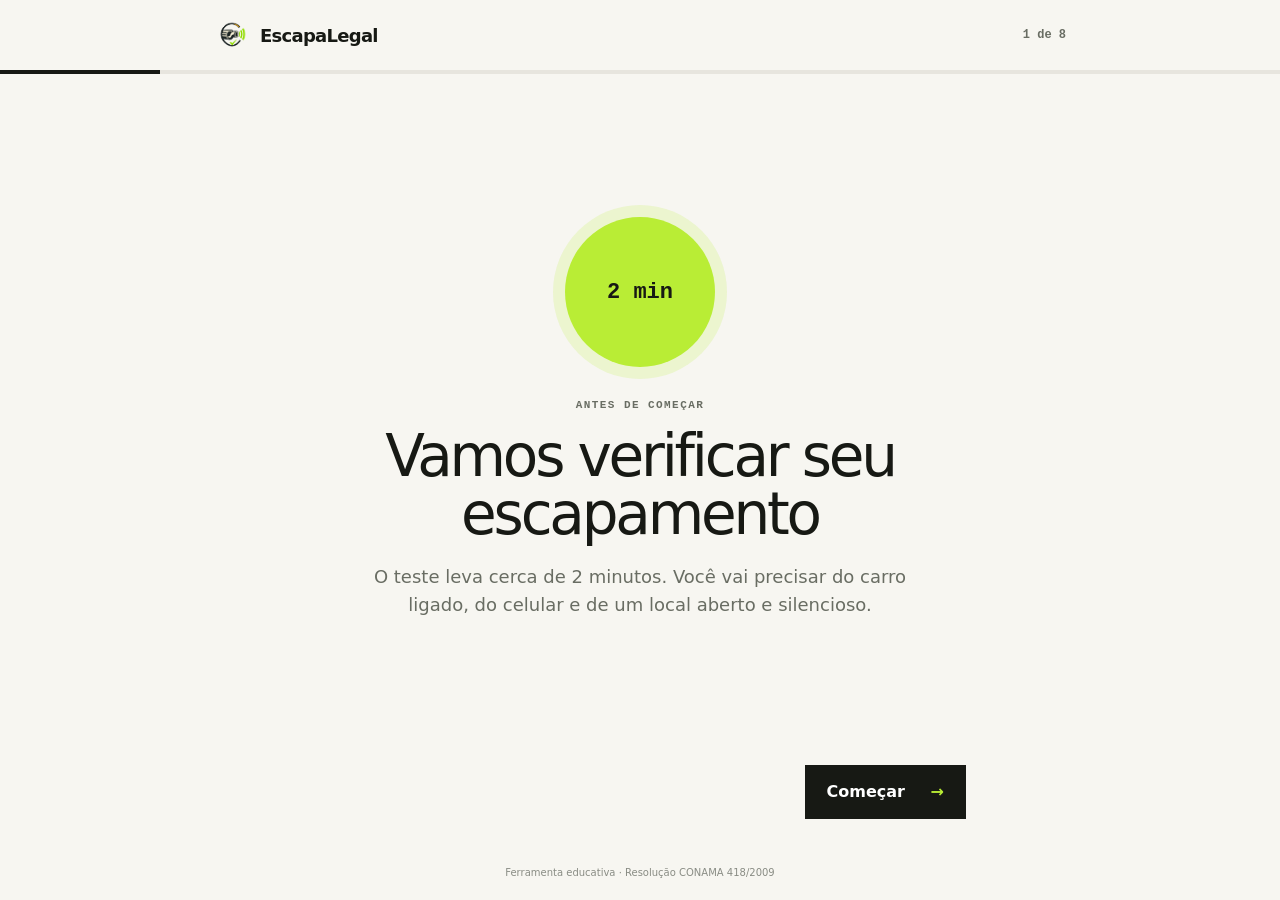
<file: pages-dist/index.html>
<!doctype html><html lang="pt-BR"><head><meta charset="UTF-8"/><meta name="viewport" content="width=device-width,initial-scale=1"/><meta name="theme-color" content="#121411"/><meta name="description" content="Meça o ruído do escapamento pelo celular e compare com referências da legislação brasileira."/><link rel="icon" href="./logo.png"/><title>EscapaLegal — teste orientativo de escapamento</title>  <script type="module" crossorigin src="./assets/index-BxVNrygy.js"></script>
  <link rel="stylesheet" crossorigin href="./assets/index-0QmFH2ib.css">
</head><body><div id="root"></div></body></html>
</file>
<file: pages-dist/assets/index-0QmFH2ib.css>
/*! tailwindcss v4.2.1 | MIT License | https://tailwindcss.com */
@layer properties{@supports (((-webkit-hyphens:none)) and (not (margin-trim:inline))) or ((-moz-orient:inline) and (not (color:rgb(from red r g b)))){*,:before,:after,::backdrop{--tw-shadow:0 0 #0000;--tw-shadow-color:initial;--tw-shadow-alpha:100%;--tw-inset-shadow:0 0 #0000;--tw-inset-shadow-color:initial;--tw-inset-shadow-alpha:100%;--tw-ring-color:initial;--tw-ring-shadow:0 0 #0000;--tw-inset-ring-color:initial;--tw-inset-ring-shadow:0 0 #0000;--tw-ring-inset:initial;--tw-ring-offset-width:0px;--tw-ring-offset-color:#fff;--tw-ring-offset-shadow:0 0 #0000;--tw-blur:initial;--tw-brightness:initial;--tw-contrast:initial;--tw-grayscale:initial;--tw-hue-rotate:initial;--tw-invert:initial;--tw-opacity:initial;--tw-saturate:initial;--tw-sepia:initial;--tw-drop-shadow:initial;--tw-drop-shadow-color:initial;--tw-drop-shadow-alpha:100%;--tw-drop-shadow-size:initial}}}@layer theme{:root,:host{--font-sans:ui-sans-serif, system-ui, sans-serif, "Apple Color Emoji", "Segoe UI Emoji", "Segoe UI Symbol", "Noto Color Emoji";--font-mono:ui-monospace, SFMono-Regular, Menlo, Monaco, Consolas, "Liberation Mono", "Courier New", monospace;--spacing:.25rem;--default-font-family:var(--font-sans);--default-mono-font-family:var(--font-mono)}}@layer base{*,:after,:before,::backdrop{box-sizing:border-box;border:0 solid;margin:0;padding:0}::file-selector-button{box-sizing:border-box;border:0 solid;margin:0;padding:0}html,:host{-webkit-text-size-adjust:100%;tab-size:4;line-height:1.5;font-family:var(--default-font-family,ui-sans-serif, system-ui, sans-serif, "Apple Color Emoji", "Segoe UI Emoji", "Segoe UI Symbol", "Noto Color Emoji");font-feature-settings:var(--default-font-feature-settings,normal);font-variation-settings:var(--default-font-variation-settings,normal);-webkit-tap-highlight-color:transparent}hr{height:0;color:inherit;border-top-width:1px}abbr:where([title]){-webkit-text-decoration:underline dotted;text-decoration:underline dotted}h1,h2,h3,h4,h5,h6{font-size:inherit;font-weight:inherit}a{color:inherit;-webkit-text-decoration:inherit;-webkit-text-decoration:inherit;-webkit-text-decoration:inherit;-webkit-text-decoration:inherit;text-decoration:inherit}b,strong{font-weight:bolder}code,kbd,samp,pre{font-family:var(--default-mono-font-family,ui-monospace, SFMono-Regular, Menlo, Monaco, Consolas, "Liberation Mono", "Courier New", monospace);font-feature-settings:var(--default-mono-font-feature-settings,normal);font-variation-settings:var(--default-mono-font-variation-settings,normal);font-size:1em}small{font-size:80%}sub,sup{vertical-align:baseline;font-size:75%;line-height:0;position:relative}sub{bottom:-.25em}sup{top:-.5em}table{text-indent:0;border-color:inherit;border-collapse:collapse}:-moz-focusring{outline:auto}progress{vertical-align:baseline}summary{display:list-item}ol,ul,menu{list-style:none}img,svg,video,canvas,audio,iframe,embed,object{vertical-align:middle;display:block}img,video{max-width:100%;height:auto}button,input,select,optgroup,textarea{font:inherit;font-feature-settings:inherit;font-variation-settings:inherit;letter-spacing:inherit;color:inherit;opacity:1;background-color:#0000;border-radius:0}::file-selector-button{font:inherit;font-feature-settings:inherit;font-variation-settings:inherit;letter-spacing:inherit;color:inherit;opacity:1;background-color:#0000;border-radius:0}:where(select:is([multiple],[size])) optgroup{font-weight:bolder}:where(select:is([multiple],[size])) optgroup option{padding-inline-start:20px}::file-selector-button{margin-inline-end:4px}::placeholder{opacity:1}@supports (not ((-webkit-appearance:-apple-pay-button))) or (contain-intrinsic-size:1px){::placeholder{color:currentColor}@supports (color:color-mix(in lab, red, red)){::placeholder{color:color-mix(in oklab, currentcolor 50%, transparent)}}}textarea{resize:vertical}::-webkit-search-decoration{-webkit-appearance:none}::-webkit-date-and-time-value{min-height:1lh;text-align:inherit}::-webkit-datetime-edit{display:inline-flex}::-webkit-datetime-edit-fields-wrapper{padding:0}::-webkit-datetime-edit{padding-block:0}::-webkit-datetime-edit-year-field{padding-block:0}::-webkit-datetime-edit-month-field{padding-block:0}::-webkit-datetime-edit-day-field{padding-block:0}::-webkit-datetime-edit-hour-field{padding-block:0}::-webkit-datetime-edit-minute-field{padding-block:0}::-webkit-datetime-edit-second-field{padding-block:0}::-webkit-datetime-edit-millisecond-field{padding-block:0}::-webkit-datetime-edit-meridiem-field{padding-block:0}::-webkit-calendar-picker-indicator{line-height:1}:-moz-ui-invalid{box-shadow:none}button,input:where([type=button],[type=reset],[type=submit]){appearance:button}::file-selector-button{appearance:button}::-webkit-inner-spin-button{height:auto}::-webkit-outer-spin-button{height:auto}[hidden]:where(:not([hidden=until-found])){display:none!important}}@layer components;@layer utilities{.visible{visibility:visible}.start{inset-inline-start:var(--spacing)}.end{inset-inline-end:var(--spacing)}.contents{display:contents}.flex{display:flex}.hidden{display:none}.table{display:table}.resize{resize:both}.ring{--tw-ring-shadow:var(--tw-ring-inset,) 0 0 0 calc(1px + var(--tw-ring-offset-width)) var(--tw-ring-color,currentcolor);box-shadow:var(--tw-inset-shadow), var(--tw-inset-ring-shadow), var(--tw-ring-offset-shadow), var(--tw-ring-shadow), var(--tw-shadow)}.blur{--tw-blur:blur(8px);filter:var(--tw-blur,) var(--tw-brightness,) var(--tw-contrast,) var(--tw-grayscale,) var(--tw-hue-rotate,) var(--tw-invert,) var(--tw-saturate,) var(--tw-sepia,) var(--tw-drop-shadow,)}}:root{--ink:#171914;--paper:#f7f6f1;--muted:#696d63;--line:#deddd6;--lime:#b9ed35;--orange:#f5a623;--red:#f15b49}*{box-sizing:border-box}html,body,#root{min-height:100%}body{background:var(--paper);color:var(--ink);font-family:var(--font-sans),Arial,sans-serif;margin:0}.wizard{flex-direction:column;min-height:100vh;display:flex}.wizard header{justify-content:space-between;align-items:center;width:100%;max-width:900px;height:70px;margin:auto;padding:0 24px;display:flex}.logo{letter-spacing:-.04em;cursor:pointer;background:0 0;border:0;align-items:center;gap:10px;font-size:18px;font-weight:800;display:flex}.logo img{object-fit:contain;width:36px;height:36px}.counter{font:600 12px var(--font-mono);color:var(--muted)}.progress{background:#e7e5de;height:4px}.progress span{background:var(--ink);height:100%;transition:width .3s;display:block}.screen{text-align:center;flex:1;justify-content:center;align-items:center;width:min(100%,700px);margin:auto;padding:45px 24px 28px;display:flex}.instruction,.formStep,.testStep,.result{width:100%;animation:.28s enter}@keyframes enter{0%{opacity:0;transform:translateY(8px)}}.visual{background:var(--lime);border-radius:50%;place-items:center;width:150px;height:150px;margin:0 auto 32px;display:grid;box-shadow:0 0 0 12px #b9ed352e}.visual span{font:800 22px var(--font-mono)}.kicker{font:700 11px var(--font-mono);text-transform:uppercase;letter-spacing:.13em;color:var(--muted);margin:0 0 16px}h1{letter-spacing:-.055em;max-width:630px;margin:0 auto 20px;font-size:clamp(36px,7vw,58px);line-height:1}.copy{color:var(--muted);max-width:560px;margin:0 auto;font-size:18px;line-height:1.55}.diagram{justify-content:center;align-items:center;gap:14px;margin:34px auto 0;display:flex}.diagram i{font:700 10px var(--font-mono);background:var(--ink);color:#fff;padding:13px;font-style:normal}.diagram span{font:700 11px var(--font-mono);border-top:2px dashed var(--ink);padding:6px 25px 0}.choices{text-align:left;grid-template-columns:1fr 1fr;gap:10px;margin:30px auto 18px;display:grid}.choices button{border:1px solid var(--line);cursor:pointer;color:inherit;background:#fff;border-radius:8px;flex-direction:column;gap:5px;padding:18px;display:flex}.choices button.selected{border:2px solid var(--ink);background:#f0f7dc;padding:17px}.choices b{font-size:15px}.choices span{color:var(--muted);font-size:12px}.manual{border:1px solid var(--line);background:#fff;justify-content:space-between;align-items:center;padding:12px 18px;font-size:13px;display:flex}.manual input{width:82px;padding:8px}details{text-align:left;color:var(--muted);margin-top:12px;font-size:13px}details summary{cursor:pointer;padding:10px 0}details label{flex-direction:column;gap:8px;display:flex}.gauge{background:var(--lime);border-radius:50%;flex-direction:column;justify-content:center;align-items:center;width:250px;height:250px;margin:32px auto 24px;transition:all .2s;display:flex}.gauge.near{background:var(--orange)}.gauge.over{background:var(--red);color:#fff}.gauge strong{letter-spacing:-.07em;font-size:72px;line-height:.9}.gauge span{font:700 12px var(--font-mono)}.gauge small{margin-top:12px}.start,.stop,.again{background:var(--ink);color:#fff;cursor:pointer;border:0;min-width:230px;padding:17px 28px;font-size:15px;font-weight:800}.stop{background:var(--red)}.listening{color:var(--muted);margin-top:20px;font-size:13px}.listening i{background:var(--red);border-radius:50%;width:8px;height:8px;margin-right:6px;animation:1s infinite pulse;display:inline-block}@keyframes pulse{50%{opacity:.5}}.error{color:#b83223}.resultIcon{background:var(--lime);border-radius:50%;place-items:center;width:110px;height:110px;margin:0 auto 25px;font-size:55px;font-weight:800;display:grid}.result.near .resultIcon{background:var(--orange)}.result.over .resultIcon{background:var(--red);color:#fff}.resultNumbers{margin:25px 0}.resultNumbers strong{letter-spacing:-.06em;font-size:64px}.resultNumbers>span{font:700 12px var(--font-mono);margin-left:8px}.resultNumbers small{color:var(--muted);display:block}.notice{max-width:560px;color:var(--muted);background:#ebe9e1;margin:24px auto;padding:15px;font-size:12px;line-height:1.5}.actions{justify-content:space-between;width:min(100%,700px);margin:auto;padding:20px 24px 34px;display:flex}.actions button{cursor:pointer;border:0;padding:15px 22px;font-weight:800}.back{background:0 0}.next{background:var(--ink);color:#fff;min-width:150px}.next span{color:var(--lime);margin-left:20px}.floatingBack{cursor:pointer;background:0 0;border:0;font-weight:700;position:fixed;bottom:22px;left:22px}footer{text-align:center;color:#898c84;padding:12px 20px 20px;font-size:10px}@media (width<=600px){.screen{align-items:flex-start;padding-top:28px}.visual{width:125px;height:125px;margin-bottom:28px}.choices{grid-template-columns:1fr}.formStep h1{font-size:38px}.gauge{width:220px;height:220px}.gauge strong{font-size:64px}.actions{padding-bottom:24px}.copy{font-size:16px}.wizard header{height:62px}.floatingBack{align-self:flex-start;margin:0 0 18px 20px;position:static}}@property --tw-shadow{syntax:"*";inherits:false;initial-value:0 0 #0000}@property --tw-shadow-color{syntax:"*";inherits:false}@property --tw-shadow-alpha{syntax:"<percentage>";inherits:false;initial-value:100%}@property --tw-inset-shadow{syntax:"*";inherits:false;initial-value:0 0 #0000}@property --tw-inset-shadow-color{syntax:"*";inherits:false}@property --tw-inset-shadow-alpha{syntax:"<percentage>";inherits:false;initial-value:100%}@property --tw-ring-color{syntax:"*";inherits:false}@property --tw-ring-shadow{syntax:"*";inherits:false;initial-value:0 0 #0000}@property --tw-inset-ring-color{syntax:"*";inherits:false}@property --tw-inset-ring-shadow{syntax:"*";inherits:false;initial-value:0 0 #0000}@property --tw-ring-inset{syntax:"*";inherits:false}@property --tw-ring-offset-width{syntax:"<length>";inherits:false;initial-value:0}@property --tw-ring-offset-color{syntax:"*";inherits:false;initial-value:#fff}@property --tw-ring-offset-shadow{syntax:"*";inherits:false;initial-value:0 0 #0000}@property --tw-blur{syntax:"*";inherits:false}@property --tw-brightness{syntax:"*";inherits:false}@property --tw-contrast{syntax:"*";inherits:false}@property --tw-grayscale{syntax:"*";inherits:false}@property --tw-hue-rotate{syntax:"*";inherits:false}@property --tw-invert{syntax:"*";inherits:false}@property --tw-opacity{syntax:"*";inherits:false}@property --tw-saturate{syntax:"*";inherits:false}@property --tw-sepia{syntax:"*";inherits:false}@property --tw-drop-shadow{syntax:"*";inherits:false}@property --tw-drop-shadow-color{syntax:"*";inherits:false}@property --tw-drop-shadow-alpha{syntax:"<percentage>";inherits:false;initial-value:100%}@property --tw-drop-shadow-size{syntax:"*";inherits:false}
</file>
